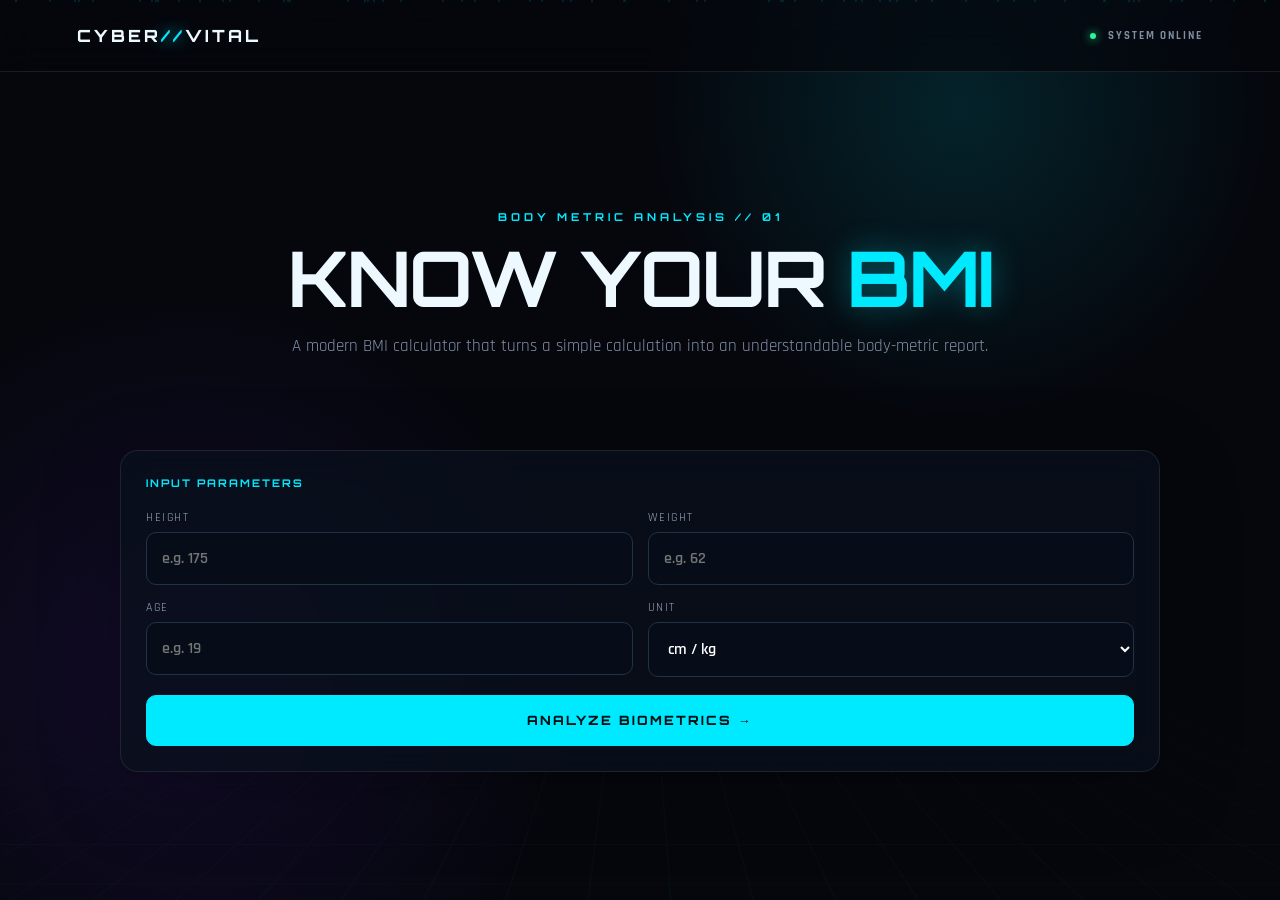
<file: bmi.html>
<!DOCTYPE html>
<html lang="en">
<head>
  <link rel="icon" type="image/png" href="logo1.png">  
<meta name="description"content="CYBER//VITAL BMI Calculator — Calculate your BMI, healthy weight range and BMI category with a fast, futuristic and mobile-friendly calculator."><meta name="robots"content="index, follow"><meta name="author"content="CYBER//VITAL">
<link rel="canonical"href="https://codesof-navaneeth.github.io/cyber-vital/bmi.html">
<meta charset="UTF-8">
<meta name="viewport" content="width=device-width, initial-scale=1.0">
<meta name="theme-color" content="#05070d">

<title>CYBER//CALC — BMI</title>

<style>
@import url('https://fonts.googleapis.com/css2?family=Orbitron:wght@500;600;700;800&family=Rajdhani:wght@500;600;700&display=swap');

* {
    box-sizing: border-box;
    margin: 0;
    padding: 0;
}

:root {
    --bg: #05070d;
    --panel: rgba(10,16,29,.78);
    --cyan: #00eaff;
    --blue: #1677ff;
    --purple: #7b2cff;
    --text: #eef8ff;
    --muted: #8290a8;
    --line: rgba(255,255,255,.09);
}

html {
    scroll-behavior: smooth;
}

body {
    min-height: 100vh;

    background:
        radial-gradient(
            circle at 75% 12%,
            rgba(0,234,255,.12),
            transparent 25%
        ),
        radial-gradient(
            circle at 15% 75%,
            rgba(123,44,255,.12),
            transparent 30%
        ),
        #05070d;

    color: var(--text);
    font-family: 'Rajdhani', sans-serif;
    overflow-x: hidden;
}

/* ================= BACKGROUND GRID ================= */

body::before {
    content: "";
    position: fixed;
    inset: 0;
    z-index: -2;
    opacity: .11;

    background-image:
        linear-gradient(
            rgba(0,234,255,.2) 1px,
            transparent 1px
        ),
        linear-gradient(
            90deg,
            rgba(0,234,255,.2) 1px,
            transparent 1px
        );

    background-size: 55px 55px;

    transform:
        perspective(600px)
        rotateX(55deg)
        scale(1.5);

    transform-origin: bottom;
}

/* ================= PARTICLES ================= */

.particles {
    position: fixed;
    inset: 0;
    z-index: -1;
    pointer-events: none;
}

.particle {
    position: absolute;

    width: 2px;
    height: 2px;

    border-radius: 50%;

    background: var(--cyan);

    box-shadow:
        0 0 9px var(--cyan);

    animation: float linear infinite;
}

@keyframes float {

    from {
        transform: translateY(105vh);
        opacity: 0;
    }

    15% {
        opacity: .8;
    }

    85% {
        opacity: .8;
    }

    to {
        transform: translateY(-10vh);
        opacity: 0;
    }
}

/* ================= NAVBAR ================= */

nav {
    height: 72px;

    position: fixed;
    top: 0;
    left: 0;
    right: 0;

    z-index: 20;

    display: flex;
    align-items: center;
    justify-content: space-between;

    padding: 0 6%;

    background: rgba(5,7,13,.68);

    backdrop-filter: blur(18px);

    border-bottom:
        1px solid var(--line);
}

.logo {
    font-family: 'Orbitron';
    font-size: 1.05rem;
    font-weight: 800;
    letter-spacing: 3px;
}

.logo span {
    color: var(--cyan);

    text-shadow:
        0 0 15px var(--cyan);
}

.nav-status {
    font-size: .68rem;

    font-weight: 700;

    letter-spacing: 2px;

    color: #7f8ca2;
}

.nav-status i {
    display: inline-block;

    width: 6px;
    height: 6px;

    margin-right: 8px;

    border-radius: 50%;

    background: #29f59a;

    box-shadow:
        0 0 10px #29f59a;
}

/* ================= MAIN ================= */

main {
    max-width: 1080px;

    margin: auto;

    padding:
        120px 20px 70px;
}

/* ================= HERO ================= */

.hero {
    min-height: 330px;

    display: flex;

    align-items: center;

    justify-content: center;

    text-align: center;
}

.hero-content {
    max-width: 760px;
}

.kicker {
    font-family: 'Orbitron';

    font-size: .68rem;

    font-weight: 700;

    letter-spacing: 4px;

    color: var(--cyan);

    margin-bottom: 16px;
}

h1 {
    font-family: 'Orbitron';

    font-size:
        clamp(2.3rem, 6vw, 4.8rem);

    line-height: 1;

    letter-spacing: -2px;
}

h1 span {
    color: var(--cyan);

    text-shadow:
        0 0 30px
        rgba(0,234,255,.35);
}

.hero p {
    color: var(--muted);

    font-size: 1.05rem;

    margin-top: 16px;

    line-height: 1.6;
}

/* ================= PANEL ================= */

.panel {
    border:
        1px solid var(--line);

    background:
        var(--panel);

    backdrop-filter:
        blur(18px);

    border-radius: 18px;

    box-shadow:
        0 20px 80px
        rgba(0,0,0,.25);
}

/* ================= INPUT ================= */

.input-panel {
    padding: 25px;
}

.panel-label {
    font-family: 'Orbitron';

    font-size: .66rem;

    font-weight: 700;

    letter-spacing: 2px;

    color: var(--cyan);

    margin-bottom: 20px;
}

.fields {
    display: grid;

    grid-template-columns:
        1fr 1fr;

    gap: 15px;
}

.field label {
    display: block;

    color: #9aa8bb;

    font-size: .76rem;

    letter-spacing: 1.5px;

    margin-bottom: 7px;
}

.field input,
.field select {
    width: 100%;

    padding: 15px;

    border:
        1px solid #203246;

    border-radius: 10px;

    background: #070d18;

    color: white;

    font:
        600 1rem
        'Rajdhani';

    outline: none;
}

.field input:focus,
.field select:focus {
    border-color:
        var(--cyan);

    box-shadow:
        0 0 18px
        rgba(0,234,255,.1);
}

.analyze {
    width: 100%;

    margin-top: 18px;

    padding: 16px;

    border:
        1px solid var(--cyan);

    background:
        var(--cyan);

    color: #001014;

    font:
        800 .8rem
        'Orbitron';

    letter-spacing: 2px;

    border-radius: 10px;

    cursor: pointer;

    transition: .3s;
}

.analyze:hover {
    box-shadow:
        0 0 30px
        rgba(0,234,255,.45);

    transform:
        translateY(-2px);
}

/* ================= ANALYZING ================= */

.analyzing {
    display: none;

    text-align: center;

    padding: 25px;

    color: var(--cyan);

    font:
        700 .7rem
        'Orbitron';

    letter-spacing: 2px;
}

.progress-bar {
    height: 4px;

    background: #152131;

    border-radius: 20px;

    margin:
        15px auto 0;

    max-width: 400px;

    overflow: hidden;
}

.progress-bar span {
    display: block;

    width: 0;

    height: 100%;

    background:
        linear-gradient(
            90deg,
            var(--cyan),
            var(--purple)
        );

    transition:
        width 1.2s;
}

/* ================= RESULT ================= */

.result {
    display: none;

    margin-top: 22px;

    animation:
        resultIn .6s ease;
}

.result.show {
    display: block;
}

@keyframes resultIn {

    from {
        opacity: 0;
        transform:
            translateY(20px);
    }

    to {
        opacity: 1;
        transform:
            translateY(0);
    }
}

.result-grid {
    display: grid;

    grid-template-columns:
        1.05fr .95fr;

    gap: 22px;
}

/* ================= SCORE ================= */

.score-panel {
    padding: 30px;

    text-align: center;

    position: relative;

    overflow: hidden;
}

.score-panel::before {

    content: "";

    position: absolute;

    width: 250px;
    height: 250px;

    border-radius: 50%;

    left: 50%;
    top: 52%;

    transform:
        translate(-50%,-50%);

    background:
        rgba(0,234,255,.08);

    filter:
        blur(35px);
}

.score-label {

    position: relative;

    color: var(--muted);

    font:
        700 .68rem
        'Orbitron';

    letter-spacing: 3px;
}

.score {

    position: relative;

    font:
        800
        clamp(4.2rem,12vw,7rem)
        'Orbitron';

    line-height: 1.05;

    color: var(--cyan);

    text-shadow:
        0 0 35px
        rgba(0,234,255,.3);

    margin: 10px 0;
}

.category {

    position: relative;

    display: inline-block;

    padding:
        7px 15px;

    border:
        1px solid #1edcaa;

    border-radius: 99px;

    color: #5ff5c9;

    font-weight: 700;

    letter-spacing: 2px;

    font-size: .72rem;
}

/* ================= GAUGE ================= */

.gauge {

    height: 14px;

    margin:
        35px auto 10px;

    max-width: 540px;

    border-radius: 99px;

    background:
        linear-gradient(
            90deg,
            #4c7cff 0 18%,
            #2de3ad 18% 55%,
            #ffd44d 55% 78%,
            #ff596d 78%
        );

    position: relative;
}

.marker {

    position: absolute;

    top: -7px;

    width: 3px;
    height: 28px;

    background: white;

    box-shadow:
        0 0 12px white;

    left: 20%;

    transition: .8s;
}

.gauge-labels {

    display: flex;

    justify-content:
        space-between;

    color: #68778e;

    font-size: .68rem;
}

/* ================= STATS ================= */

.stat-grid {

    display: grid;

    grid-template-columns:
        1fr 1fr;

    gap: 12px;

    margin-top: 25px;
}

.mini {

    padding: 17px;

    border:
        1px solid var(--line);

    background:
        rgba(255,255,255,.025);

    border-radius: 12px;

    text-align: left;
}

.mini span {

    display: block;

    color: var(--muted);

    font-size: .68rem;

    letter-spacing: 1px;
}

.mini strong {

    display: block;

    font:
        700 1.05rem
        'Orbitron';

    margin-top: 5px;
}

/* ================= INFORMATION ================= */

.info-stack {

    display: grid;

    gap: 14px;
}

.info-card {

    padding: 22px;
}

.info-card h3 {

    font:
        700 .9rem
        'Orbitron';

    margin-bottom: 10px;
}

.info-card p {

    color: var(--muted);

    font-size: .9rem;

    line-height: 1.55;
}

.range {

    font:
        700 1.25rem
        'Orbitron';

    color: var(--cyan);
}

/* ================= ACCORDION ================= */

.accordion {

    padding: 0;

    overflow: hidden;
}

.acc-btn {

    width: 100%;

    background: none;

    border: 0;

    color: white;

    text-align: left;

    padding: 19px 20px;

    font:
        700 .78rem
        'Orbitron';

    letter-spacing: 1px;

    cursor: pointer;

    display: flex;

    justify-content:
        space-between;
}

.acc-content {

    max-height: 0;

    overflow: hidden;

    transition:
        max-height .35s;

    padding: 0 20px;

    color: var(--muted);

    line-height: 1.6;

    font-size: .88rem;
}

.accordion.open .acc-content {

    max-height: 250px;

    padding-bottom: 20px;
}

/* ================= TABLE ================= */

table {

    width: 100%;

    border-collapse:
        collapse;

    margin-top: 15px;

    font-size: .85rem;
}

th,
td {

    text-align: left;

    padding: 10px;

    border-bottom:
        1px solid var(--line);
}

th {

    color: var(--cyan);

    font-weight: 700;
}

td {

    color: #b4c0d0;
}

/* ================= DISCLAIMER ================= */

.disclaimer {

    margin-top: 18px;

    color: #637187;

    font-size: .75rem;

    line-height: 1.5;

    text-align: center;
}

/* ================= NEW CALCULATION ================= */

.new-calc {

    display: flex;

    justify-content: center;

    margin-top: 38px;

    padding-bottom: 10px;
}

#newCalcBtn {

    padding:
        15px 30px;

    border:
        1px solid
        rgba(0,234,255,.45);

    border-radius: 10px;

    background:
        rgba(0,234,255,.04);

    color:
        var(--cyan);

    font-family:
        'Orbitron',
        sans-serif;

    font-size: .72rem;

    font-weight: 700;

    letter-spacing: 2px;

    cursor: pointer;

    transition: .3s;
}

#newCalcBtn span {

    display: inline-block;

    margin-right: 8px;

    font-size: 1rem;

    transition: .3s;
}

#newCalcBtn:hover {

    background:
        var(--cyan);

    color:
        #001014;

    border-color:
        var(--cyan);

    box-shadow:
        0 0 30px
        rgba(0,234,255,.4);

    transform:
        translateY(-3px);
}

#newCalcBtn:hover span {

    transform:
        rotate(90deg);
}

/* ================= MOBILE ================= */

@media(max-width:760px) {

    .result-grid {

        grid-template-columns:
            1fr;
    }

    .fields {

        grid-template-columns:
            1fr;
    }

    main {

        padding-left: 14px;

        padding-right: 14px;
    }

    .nav-status {

        display: none;
    }
}
</style>
</head>

<body>

<!-- ================= NAVBAR ================= -->

<nav>

    <div class="logo">
        CYBER<span>//</span>VITAL
    </div>

    <div class="nav-status">
        <i></i>
        SYSTEM ONLINE
    </div>

</nav>

<!-- ================= PARTICLES ================= -->

<div
    class="particles"
    id="particles">
</div>

<main>

<!-- ================= HERO ================= -->

<header class="hero">

    <div class="hero-content">

        <div class="kicker">
            BODY METRIC ANALYSIS // 01
        </div>

        <h1>
            KNOW YOUR <span>
                <span>
            <span>BMI</span>
        </h1>

        <p>
            A modern BMI calculator that turns
            a simple calculation into an
            understandable body-metric report.
        </p>

    </div>

</header>


<!-- ================= INPUT PANEL ================= -->

<section class="panel input-panel">

    <div class="panel-label">
        INPUT PARAMETERS
    </div>

    <div class="fields">

        <div class="field">

            <label>
                HEIGHT
            </label>

            <input
                id="height"
                type="number"
                inputmode="decimal"
                placeholder="e.g. 175"
            >

        </div>


        <div class="field">

            <label>
                WEIGHT
            </label>

            <input
                id="weight"
                type="number"
                inputmode="decimal"
                placeholder="e.g. 62"
            >

        </div>


        <div class="field">

            <label>
                AGE
        
            </label>

            <input
                id="age"
                type="number"
                inputmode="numeric"
                placeholder="e.g. 19"
            >

        </div>


        <div class="field">

            <label>
                UNIT
            </label>

            <select id="unit">

                <option value="metric">
                    cm / kg
                </option>

                <option value="imperial">
                    inches / lb
                </option>

            </select>

        </div>

    </div>


    <button
        class="analyze"
        id="analyze">

        ANALYZE BIOMETRICS →

    </button>


    <div
        class="analyzing"
        id="analyzing">

        SCANNING PARAMETERS...

        <div class="progress-bar">

            <span
                id="progress">
            </span>

        </div>

    </div>

</section>


<!-- ================= RESULT ================= -->

<section
    class="result"
    id="result">

    <div class="result-grid">


        <!-- ================= SCORE ================= -->

        <div class="panel score-panel">

            <div class="score-label">
                BODY MASS INDEX
            </div>

            <div
                class="score"
                id="score">

                --

            </div>

            <div
                class="category"
                id="category">

                WAITING

            </div>


            <div class="gauge">

                <div
                    class="marker"
                    id="marker">
                </div>

            </div>


            <div class="gauge-labels">

                <span>UNDER</span>

                <span>NORMAL</span>

                <span>OVER</span>

                <span>OBESITY</span>

            </div>


            <div class="stat-grid">


                <div class="mini">

                    <span>
                        HEIGHT
                    </span>

                    <strong
                        id="outHeight">

                        --

                    </strong>

                </div>


                <div class="mini">

                    <span>
                        WEIGHT
                    </span>

                    <strong
                        id="outWeight">

                        --

                    </strong>

                </div>


                <div class="mini">

                    <span>
                        STATUS
                    </span>

                    <strong
                        id="outStatus">

                        --

                    </strong>

                </div>


                <div class="mini">

                    <span>
                        INDEX
                    </span>

                    <strong>
                        BMI
                    </strong>

                </div>


            </div>

        </div>


        <!-- ================= INFORMATION ================= -->

        <div class="info-stack">


            <div class="panel info-card">

                <h3>
                    HEALTHY WEIGHT RANGE
                </h3>

                <div
                    class="range"
                    id="range">

                    --

                </div>

                <p>

                    For adults, a BMI from
                    18.5 to 24.9 is commonly
                    classified as the healthy
                    range.

                </p>

            </div>


            <div class="panel info-card">

                <h3>
                    WHAT DOES THIS MEAN?
                </h3>

                <p id="meaning">

                    Enter your height and weight
                    to generate your analysis.

                </p>

            </div>


            <div class="panel accordion">

                <button
                    class="acc-btn">

                    BMI CATEGORIES

                    <span>
                        +
                    </span>

                </button>


                <div class="acc-content">

                    <table>

                        <tr>

                            <th>
                                Category
                            </th>

                            <th>
                                BMI
                            </th>

                        </tr>


                        <tr>

                            <td>
                                Underweight
                            </td>

                            <td>
                                &lt; 18.5
                            </td>

                        </tr>


                        <tr>

                            <td>
                                Healthy
                            </td>

                            <td>
                                18.5 – 24.9
                            </td>

                        </tr>


                        <tr>

                            <td>
                                Overweight
                            </td>

                            <td>
                                25.0 – 29.9
                            </td>

                        </tr>


                        <tr>

                            <td>
                                Obesity
                            </td>

                            <td>
                                30.0+
                            </td>

                        </tr>

                    </table>

                </div>

            </div>


            <div class="panel accordion">

                <button
                    class="acc-btn">

                    BMI LIMITATIONS

                    <span>
                        +
                    </span>

                </button>


                <div class="acc-content">

                    BMI is a screening measure
                    based on height and weight.
                    It does not directly measure
                    body fat or distinguish muscle
                    from fat, so it should not be
                    treated as a complete picture
                    of health.

                </div>

            </div>


        </div>

    </div>


    <!-- ================= DISCLAIMER ================= -->

    <div class="disclaimer">

        This calculator is for general
        informational use. BMI categories
        can be interpreted differently for
        children, teenagers, pregnancy and
        some athletes. It is not a diagnosis.

    </div>


    <!-- ================= NEW CALCULATION ================= -->

    <div class="new-calc">

        <button
            id="newCalcBtn">

            <span>
                ＋
            </span>

            NEW CALCULATION

        </button>

    </div>


</section>

</main>


<script>

/* ================================================= */
/* PARTICLES */
/* ================================================= */

const particleContainer =
    document.getElementById(
        "particles"
    );

for(let i = 0; i < 65; i++){

    const particle =
        document.createElement("i");

    particle.className =
        "particle";

    particle.style.left =
        Math.random() * 100 + "%";

    particle.style.animationDuration =
        (8 + Math.random() * 12) + "s";

    particle.style.animationDelay =
        (-Math.random() * 15) + "s";

    particleContainer.appendChild(
        particle
    );
}


/* ================================================= */
/* ACCORDIONS */
/* ================================================= */

document
.querySelectorAll(".acc-btn")
.forEach(button => {

    button.addEventListener(
        "click",
        () => {

            const accordion =
                button.parentElement;

            accordion.classList.toggle(
                "open"
            );

            button
                .querySelector("span")
                .textContent =
                accordion.classList.contains(
                    "open"
                )
                ? "−"
                : "+";

        }
    );

});


/* ================================================= */
/* ELEMENTS */
/* ================================================= */

const heightInput =
    document.getElementById(
        "height"
    );

const weightInput =
    document.getElementById(
        "weight"
    );

const ageInput =
    document.getElementById(
        "age"
    );

const unitInput =
    document.getElementById(
        "unit"
    );

const analyze =
    document.getElementById(
        "analyze"
    );

const analyzing =
    document.getElementById(
        "analyzing"
    );

const progress =
    document.getElementById(
        "progress"
    );

const result =
    document.getElementById(
        "result"
    );

const newCalcBtn =
    document.getElementById(
        "newCalcBtn"
    );


/* ================================================= */
/* BMI CALCULATION */
/* ================================================= */

analyze.addEventListener(
    "click",
    () => {

        let height =
            parseFloat(
                heightInput.value
            );

        let weight =
            parseFloat(
                weightInput.value
            );


        /* VALIDATION */

        if(
            !height ||
            !weight ||
            height <= 0 ||
            weight <= 0
        ){

            alert(
                "Enter a valid height and weight."
            );

            return;

        }


        /* IMPERIAL CONVERSION */

        if(
            unitInput.value ===
            "imperial"
        ){

            height =
                height * 2.54;

            weight =
                weight * 0.453592;

        }


        /* SANITY CHECK */

        if(
            height < 80 ||
            height > 250 ||
            weight < 15 ||
            weight > 500
        ){

            alert(
                "Please check your height and weight."
            );

            return;

        }


        /* ANALYSIS ANIMATION */

        analyze.style.display =
            "none";

        analyzing.style.display =
            "block";

        progress.style.width =
            "0";


        requestAnimationFrame(
            () => {

                progress.style.width =
                    "100%";

            }
        );


        /* CALCULATE AFTER ANIMATION */

        setTimeout(
            () => {

                const meters =
                    height / 100;


                const bmi =
                    weight /
                    (meters * meters);


                const value =
                    bmi.toFixed(1);


                let category;
                let meaning;


                /* CATEGORY */

                if(bmi < 18.5){

                    category =
                        "UNDERWEIGHT";

                    meaning =
                        "Your BMI is below the commonly used healthy range. BMI is only a screening measure, so factors such as muscle mass and overall health matter.";

                }

                else if(bmi < 25){

                    category =
                        "NORMAL";

                    meaning =
                        "Your BMI falls within the commonly used healthy range for adults. BMI is only one measurement and does not describe body composition by itself.";

                }

                else if(bmi < 30){

                    category =
                        "OVERWEIGHT";

                    meaning =
                        "Your BMI is above the commonly used healthy range. BMI alone cannot tell whether the extra weight comes from muscle, fat or other factors.";

                }

                else{

                    category =
                        "OBESITY";

                    meaning =
                        "Your BMI is in the obesity category used for adult screening. Consider this result as one health indicator rather than a diagnosis.";

                }


                /* HEALTHY RANGE */

                const healthyLow =
                    18.5 *
                    (meters * meters);

                const healthyHigh =
                    24.9 *
                    (meters * meters);


                /* DISPLAY RESULT */

                document
                    .getElementById(
                        "score"
                    )
                    .textContent =
                    value;


                document
                    .getElementById(
                        "category"
                    )
                    .textContent =
                    category;


                document
                    .getElementById(
                        "outHeight"
                    )
                    .textContent =
                    height.toFixed(0)
                    + " cm";


                document
                    .getElementById(
                        "outWeight"
                    )
                    .textContent =
                    weight.toFixed(1)
                    + " kg";


                document
                    .getElementById(
                        "outStatus"
                    )
                    .textContent =
                    category;


                document
                    .getElementById(
                        "range"
                    )
                    .textContent =
                    healthyLow.toFixed(1)
                    + " – "
                    + healthyHigh.toFixed(1)
                    + " kg";


                document
                    .getElementById(
                        "meaning"
                    )
                    .textContent =
                    meaning;


                /* GAUGE */

                const marker =
                    Math.max(
                        2,
                        Math.min(
                            98,
                            (
                                (bmi - 12) /
                                (38 - 12)
                            ) * 100
                        )
                    );


                document
                    .getElementById(
                        "marker"
                    )
                    .style.left =
                    marker + "%";


                /* FINISH */

                analyzing.style.display =
                    "none";

                analyze.style.display =
                    "block";

                result.classList.add(
                    "show"
                );


                /* SCROLL TO RESULT */

                result.scrollIntoView({
                    behavior: "smooth",
                    block: "start"
                });

            },

            1300
        );

    }
);


/* ================================================= */
/* NEW CALCULATION */
/* ================================================= */

newCalcBtn.addEventListener(
    "click",
    () => {

        /* CLEAR INPUTS */

        heightInput.value = "";

        weightInput.value = "";

        ageInput.value = "";

        unitInput.value =
            "metric";


        /* RESET RESULT */

        result.classList.remove(
            "show"
        );


        /* RESET ANALYSIS */

        analyzing.style.display =
            "none";

        analyze.style.display =
            "block";

        progress.style.width =
            "0";


        /* RESET SCORE */

        document
            .getElementById(
                "score"
            )
            .textContent =
            "--";


        document
            .getElementById(
                "category"
            )
            .textContent =
            "WAITING";


        document
            .getElementById(
                "outHeight"
            )
            .textContent =
            "--";


        document
            .getElementById(
                "outWeight"
            )
            .textContent =
            "--";


        document
            .getElementById(
                "outStatus"
            )
            .textContent =
            "--";


        document
            .getElementById(
                "range"
            )
            .textContent =
            "--";


        document
            .getElementById(
                "meaning"
            )
            .textContent =
            "Enter your height and weight to generate your analysis.";


        /* RESET GAUGE */

        document
            .getElementById(
                "marker"
            )
            .style.left =
            "20%";


        /* CLOSE ACCORDIONS */

        document
            .querySelectorAll(
                ".accordion"
            )
            .forEach(
                accordion => {

                    accordion.classList.remove(
                        "open"
                    );

                    accordion
                        .querySelector(
                            ".acc-btn span"
                        )
                        .textContent =
                        "+";

                }
            );


        /* RETURN TO CALCULATOR */

        document
            .querySelector(
                ".input-panel"
            )
            .scrollIntoView({

                behavior: "smooth",

                block: "center"

            });

    }
);

</script>

</body>
</html>
</file>
